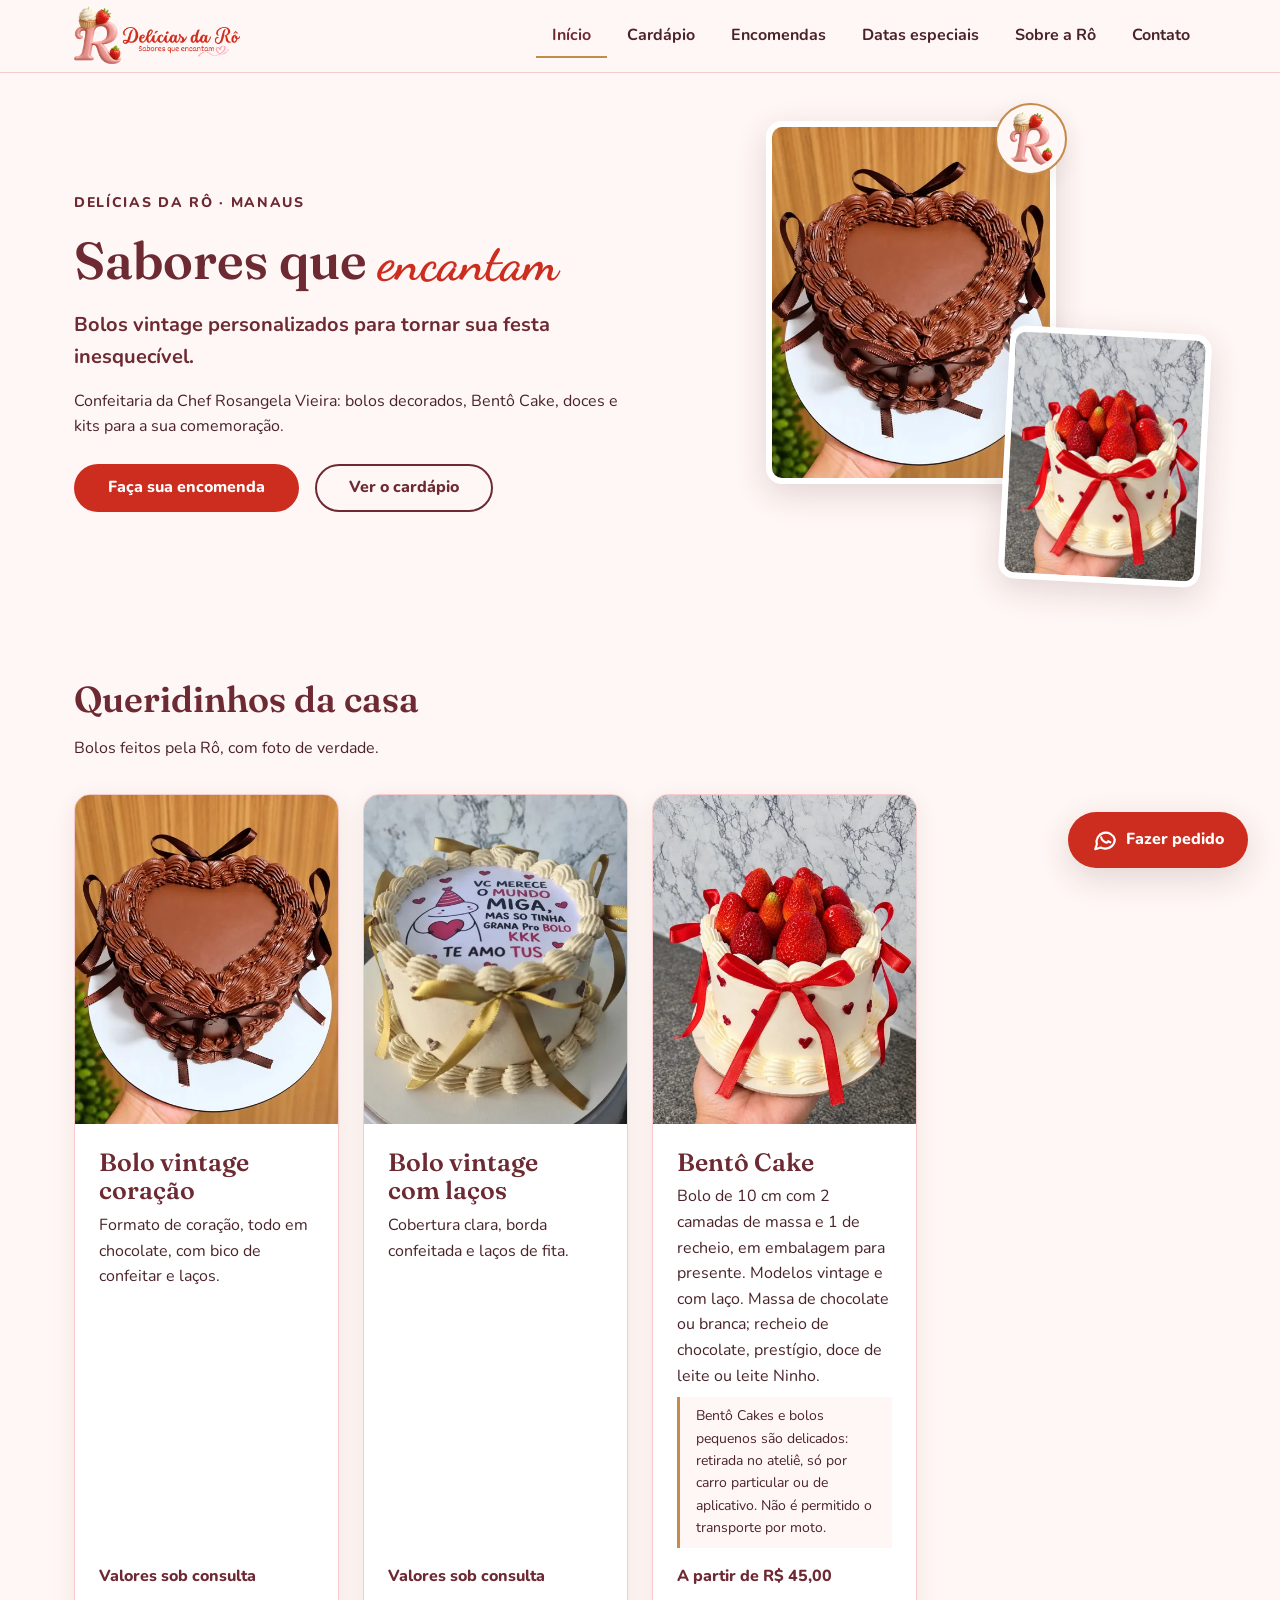
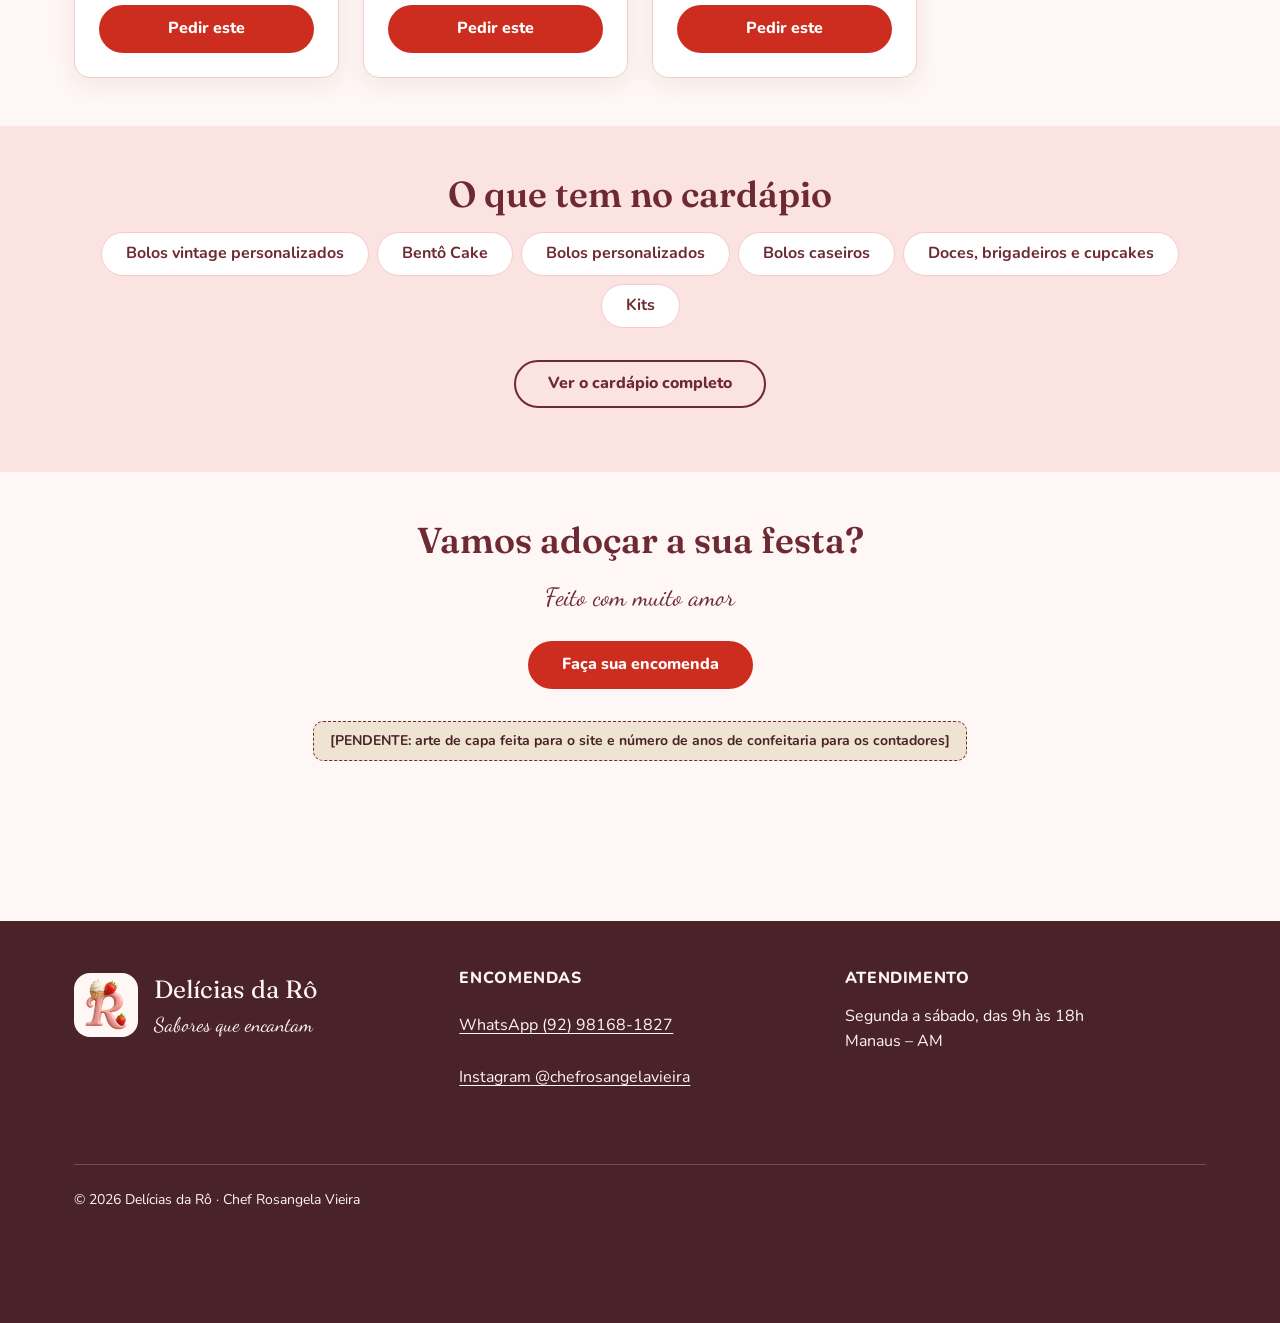
<file: index.html>
<!doctype html>
<html lang="pt-BR">
<head>
  <meta charset="utf-8">
  <meta name="viewport" content="width=device-width, initial-scale=1, viewport-fit=cover">
  <title>Delícias da Rô | Bolos e doces em Manaus</title>
  <meta name="description" content="Delícias da Rô, confeitaria da Chef Rosangela Vieira em Manaus. Bolos decorados, Bentô Cake, doces e kits para festa. Encomendas pelo WhatsApp.">
  <link rel="canonical" href="https://nilknarfsam.github.io/site-delicias-da-ro/">
  <meta property="og:type" content="website">
  <meta property="og:site_name" content="Delícias da Rô">
  <meta property="og:locale" content="pt_BR">
  <meta property="og:title" content="Delícias da Rô | Sabores que encantam">
  <meta property="og:description" content="Delícias da Rô, confeitaria da Chef Rosangela Vieira em Manaus. Bolos decorados, Bentô Cake, doces e kits para festa. Encomendas pelo WhatsApp.">
  <meta property="og:url" content="https://nilknarfsam.github.io/site-delicias-da-ro/">
  <meta property="og:image" content="https://nilknarfsam.github.io/site-delicias-da-ro/imagens/og/og-delicias-da-ro.jpg">
  <meta property="og:image:width" content="1200">
  <meta property="og:image:height" content="630">
  <meta property="og:image:type" content="image/jpeg">
  <meta property="og:image:alt" content="Logo da Delícias da Rô ao lado de fotos de um bolo vintage de chocolate e de um Bentô Cake com morangos">
  <meta name="twitter:card" content="summary_large_image">
  <meta name="twitter:title" content="Delícias da Rô | Sabores que encantam">
  <meta name="twitter:description" content="Delícias da Rô, confeitaria da Chef Rosangela Vieira em Manaus. Bolos decorados, Bentô Cake, doces e kits para festa. Encomendas pelo WhatsApp.">
  <meta name="twitter:image" content="https://nilknarfsam.github.io/site-delicias-da-ro/imagens/og/og-delicias-da-ro.jpg">
  <meta name="theme-color" content="#FFF7F5">
  <link rel="icon" type="image/png" sizes="32x32" href="imagens/logo/logo-r-32.png">
  <link rel="apple-touch-icon" href="imagens/logo/logo-r-180.png">
  <link rel="icon" type="image/png" sizes="192x192" href="imagens/logo/logo-r-192.png">

  <link rel="preconnect" href="https://fonts.googleapis.com">
  <link rel="preconnect" href="https://fonts.gstatic.com" crossorigin>
  <link rel="stylesheet" href="https://fonts.googleapis.com/css2?family=Dancing+Script:wght@700&family=Fraunces:opsz,wght@9..144,600;9..144,700&family=Nunito:wght@400;600;700;800&display=swap">

  <link rel="stylesheet" href="css/variaveis.css">
  <link rel="stylesheet" href="css/base.css">
  <link rel="stylesheet" href="css/layout.css">
  <link rel="stylesheet" href="css/componentes.css">
  <link rel="stylesheet" href="css/utilitarios.css">
  <script type="module" src="js/main.js"></script>
  <script type="application/ld+json">
  {
    "@context": "https://schema.org",
    "@type": "Bakery",
    "name": "Delícias da Rô",
    "slogan": "Sabores que encantam",
    "description": "Delícias da Rô, confeitaria da Chef Rosangela Vieira em Manaus. Bolos decorados, Bentô Cake, doces e kits para festa. Encomendas pelo WhatsApp.",
    "url": "https://nilknarfsam.github.io/site-delicias-da-ro/",
    "image": "https://nilknarfsam.github.io/site-delicias-da-ro/imagens/og/og-delicias-da-ro.jpg",
    "logo": "https://nilknarfsam.github.io/site-delicias-da-ro/imagens/logo/logo-completo.png",
    "telephone": "+55 92 98168-1827",
    "sameAs": [
      "https://instagram.com/chefrosangelavieira"
    ],
    "address": {
      "@type": "PostalAddress",
      "addressLocality": "Manaus",
      "addressRegion": "AM",
      "addressCountry": "BR"
    },
    "areaServed": "Manaus – AM",
    "founder": {
      "@type": "Person",
      "name": "Rosangela Vieira",
      "jobTitle": "Chef confeiteira"
    }
  }
  </script>
</head>
<body>
  <a class="pular" href="#app">Pular para o conteúdo</a>

  <header class="cabecalho">
    <div class="container cabecalho__barra">
      <a class="cabecalho__logo" href="#/inicio">
        <picture>
          <source srcset="imagens/logo/logo-horizontal.webp" type="image/webp">
          <img src="imagens/logo/logo-horizontal.png" width="552" height="200" alt="Delícias da Rô, página inicial">
        </picture>
      </a>

      <nav class="menu" aria-label="Principal">
        <button class="menu__botao" type="button" aria-expanded="false" aria-controls="menu-principal">
          <span class="menu__icone" aria-hidden="true"></span>
          <span class="menu__rotulo">Menu</span>
        </button>
        <ul class="menu__lista" id="menu-principal" data-aberto="false">
          <li><a class="menu__link" href="#/inicio" data-rota="inicio">Início</a></li>
          <li><a class="menu__link" href="#/cardapio" data-rota="cardapio">Cardápio</a></li>
          <li><a class="menu__link" href="#/encomendas" data-rota="encomendas">Encomendas</a></li>
          <li><a class="menu__link" href="#/datas-especiais" data-rota="datas-especiais">Datas especiais</a></li>
          <li><a class="menu__link" href="#/sobre" data-rota="sobre">Sobre a Rô</a></li>
          <li><a class="menu__link" href="#/contato" data-rota="contato">Contato</a></li>
        </ul>
      </nav>
    </div>
  </header>

  <main id="app" tabindex="-1">
    <noscript>
      <div class="container">
        <p>Para ver o site, ative o JavaScript. Encomendas pelo WhatsApp (92) 98168-1827 ou pelo Instagram @chefrosangelavieira.</p>
        <ul>
          <li><a href="https://wa.me/5592981681827">Encomendar pelo WhatsApp (92) 98168-1827</a></li>
          <li><a href="https://instagram.com/chefrosangelavieira">Instagram @chefrosangelavieira</a></li>
        </ul>
      </div>
    </noscript>
  </main>

  <footer class="rodape">
    <div class="container grid">
      <div class="col-md-6 col-lg-4">
        <div class="rodape__marca">
          <img src="imagens/logo/logo-r-192.png" width="192" height="192" alt="">
          <div>
            <p class="rodape__nome">Delícias da Rô</p>
            <p class="rodape__slogan">Sabores que encantam</p>
          </div>
        </div>
      </div>
      <div class="col-md-6 col-lg-4">
        <h2 class="rodape__titulo">Encomendas</h2>
        <ul class="rodape__lista">
          <li><a data-whatsapp href="https://wa.me/5592981681827">WhatsApp (92) 98168-1827</a></li>
          <li><a href="https://instagram.com/chefrosangelavieira" target="_blank" rel="noopener">Instagram @chefrosangelavieira</a></li>
        </ul>
      </div>
      <div class="col-md-6 col-lg-4">
        <h2 class="rodape__titulo">Atendimento</h2>
        <p>Segunda a sábado, das 9h às 18h<br>Manaus – AM</p>
      </div>
      <p class="rodape__copia">© <span id="ano">2026</span> Delícias da Rô · Chef Rosangela Vieira</p>
    </div>
  </footer>

  <a class="whats-flutuante" data-whatsapp href="https://wa.me/5592981681827" aria-label="Fazer pedido no WhatsApp">
    <svg viewBox="0 0 24 24" aria-hidden="true" fill="none" stroke="currentColor" stroke-width="2" stroke-linecap="round" stroke-linejoin="round">
      <path d="M21 11.5a8.4 8.4 0 0 1-9 8.4 8.6 8.6 0 0 1-3.9-.9L3 20.5l1.5-4.6A8.4 8.4 0 1 1 21 11.5z"/>
      <path d="M8.5 9.5c.3 2.3 2.7 4.7 5 5l1.4-1.4 2 1"/>
    </svg>
    <span class="whats-flutuante__texto">Fazer pedido</span>
  </a>
</body>
</html>
</file>
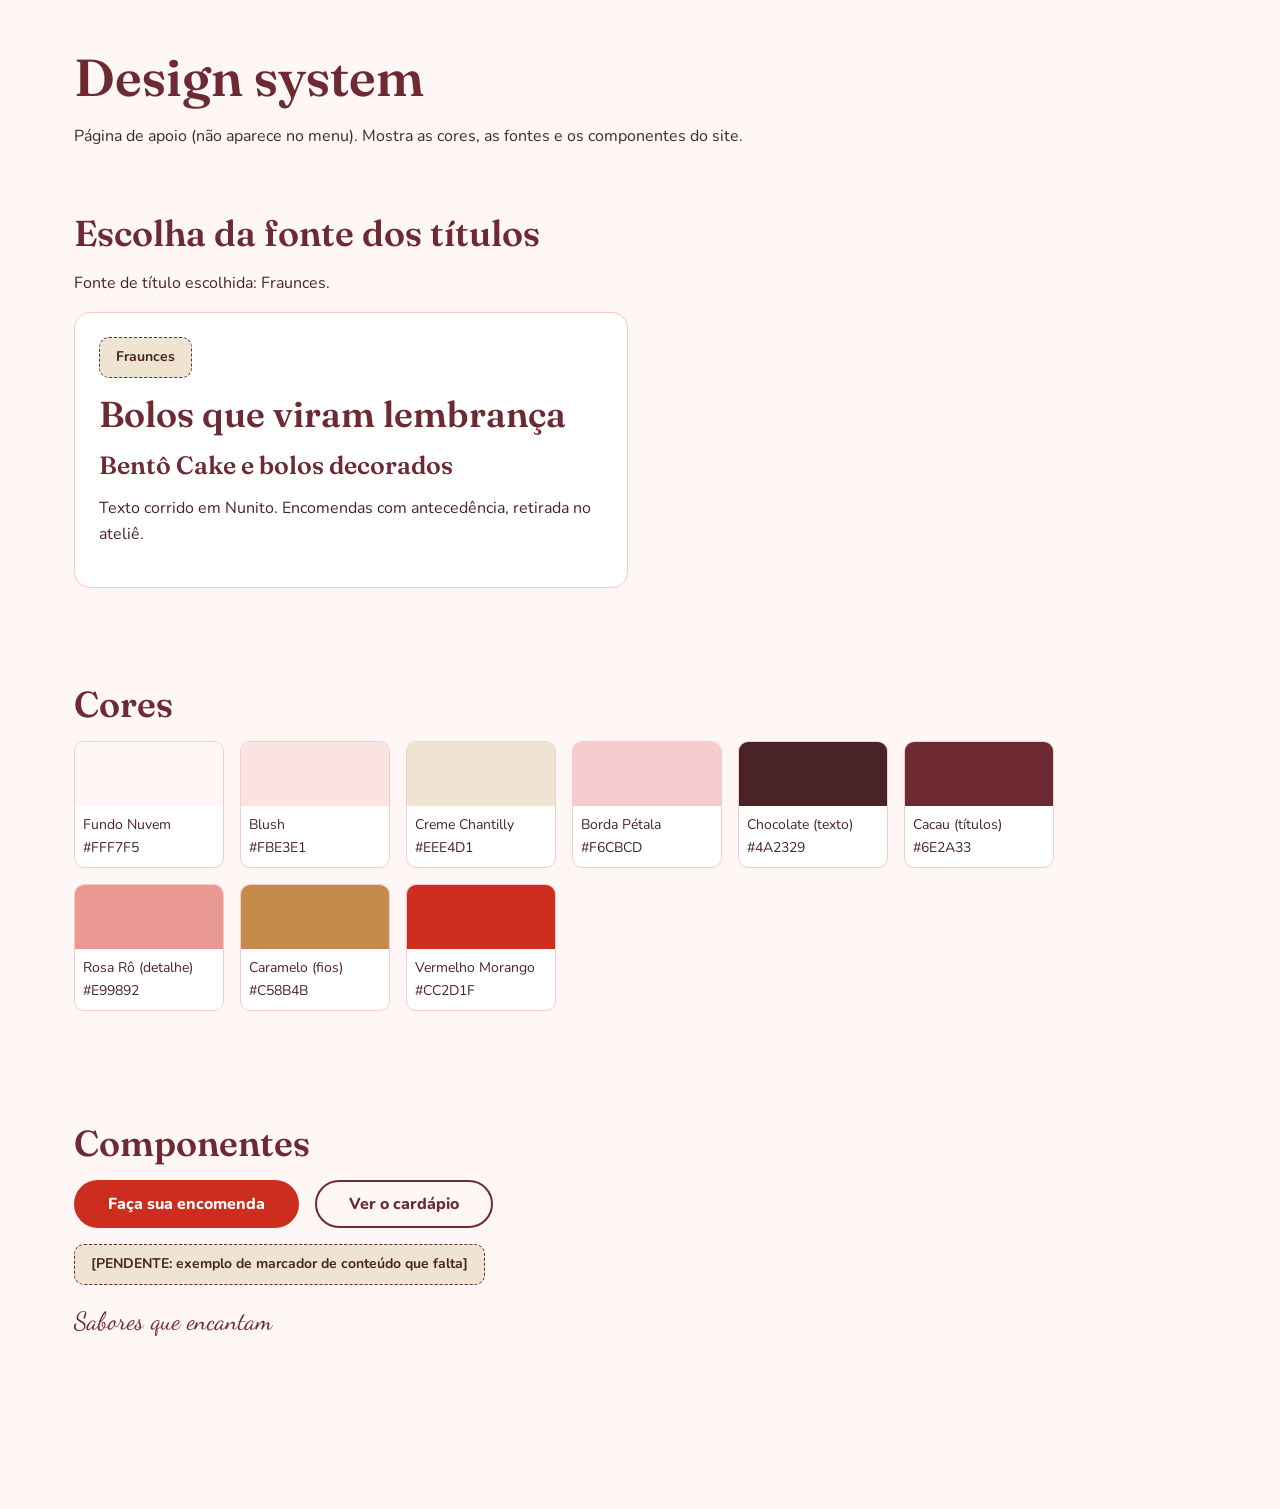
<file: design-system.html>
<!doctype html>
<html lang="pt-BR">
<head>
  <meta charset="utf-8">
  <meta name="viewport" content="width=device-width, initial-scale=1">
  <title>Delícias da Rô | Design system</title>
  <meta name="robots" content="noindex">
  <link rel="icon" type="image/png" sizes="32x32" href="imagens/logo/logo-r-32.png">
  <link rel="preconnect" href="https://fonts.googleapis.com">
  <link rel="preconnect" href="https://fonts.gstatic.com" crossorigin>
  <link rel="stylesheet" href="https://fonts.googleapis.com/css2?family=Dancing+Script:wght@700&family=Fraunces:opsz,wght@9..144,600;9..144,700&family=Nunito:wght@400;600;700;800&display=swap">
  <link rel="stylesheet" href="css/variaveis.css">
  <link rel="stylesheet" href="css/base.css">
  <link rel="stylesheet" href="css/layout.css">
  <link rel="stylesheet" href="css/componentes.css">
  <link rel="stylesheet" href="css/utilitarios.css">
  <style>
    .ds-amostras { display: flex; flex-wrap: wrap; gap: var(--espaco-3); list-style: none; padding: 0; }
    .ds-amostra { width: 150px; border: 1px solid var(--cor-borda); border-radius: var(--raio-pequeno); overflow: hidden; background: var(--cor-branco); font-size: var(--texto-pequeno); }
    .ds-amostra__cor { height: 64px; }
    .ds-amostra p { margin: var(--espaco-2); }
    .ds-fonte { padding: var(--espaco-4); border: 1px solid var(--cor-borda); border-radius: var(--raio); background: var(--cor-branco); }
  </style>
</head>
<body>
  <main class="container" id="app">
    <h1>Design system</h1>
    <p>Página de apoio (não aparece no menu). Mostra as cores, as fontes e os componentes do site.</p>

    <section class="secao">
      <h2>Escolha da fonte dos títulos</h2>
      <p>Fonte de título escolhida: Fraunces.</p>
      <div class="grid">
        <div class="col-md-6 ds-fonte">
          <p class="pendente">Fraunces</p>
          <h2>Bolos que viram lembrança</h2>
          <h3>Bentô Cake e bolos decorados</h3>
          <p>Texto corrido em Nunito. Encomendas com antecedência, retirada no ateliê.</p>
        </div>
      </div>
    </section>

    <section class="secao">
      <h2>Cores</h2>
      <ul class="ds-amostras">
        <li class="ds-amostra"><div class="ds-amostra__cor" style="background:var(--cor-fundo)"></div><p>Fundo Nuvem<br>#FFF7F5</p></li>
        <li class="ds-amostra"><div class="ds-amostra__cor" style="background:var(--cor-fundo-2)"></div><p>Blush<br>#FBE3E1</p></li>
        <li class="ds-amostra"><div class="ds-amostra__cor" style="background:var(--cor-creme)"></div><p>Creme Chantilly<br>#EEE4D1</p></li>
        <li class="ds-amostra"><div class="ds-amostra__cor" style="background:var(--cor-borda)"></div><p>Borda Pétala<br>#F6CBCD</p></li>
        <li class="ds-amostra"><div class="ds-amostra__cor" style="background:var(--cor-texto)"></div><p>Chocolate (texto)<br>#4A2329</p></li>
        <li class="ds-amostra"><div class="ds-amostra__cor" style="background:var(--cor-texto-2)"></div><p>Cacau (títulos)<br>#6E2A33</p></li>
        <li class="ds-amostra"><div class="ds-amostra__cor" style="background:var(--cor-rosa)"></div><p>Rosa Rô (detalhe)<br>#E99892</p></li>
        <li class="ds-amostra"><div class="ds-amostra__cor" style="background:var(--cor-caramelo)"></div><p>Caramelo (fios)<br>#C58B4B</p></li>
        <li class="ds-amostra"><div class="ds-amostra__cor" style="background:var(--cor-acao)"></div><p>Vermelho Morango<br>#CC2D1F</p></li>
      </ul>
    </section>

    <section class="secao">
      <h2>Componentes</h2>
      <p class="abertura__acoes" style="justify-content:flex-start">
        <a class="botao botao--principal" href="#">Faça sua encomenda</a>
        <a class="botao botao--contorno" href="#">Ver o cardápio</a>
      </p>
      <p><span class="pendente">[PENDENTE: exemplo de marcador de conteúdo que falta]</span></p>
      <p class="abertura__frase">Sabores que encantam</p>
    </section>
  </main>
</body>
</html>
</file>
<file: css/variaveis.css>
/* =========================================================
   Design System – Delícias da Rô
   Único lugar com valores soltos (cores, tipografia, espaços).
   Breakpoints (media query não aceita var()):
     576px · 768px · 992px · 1200px
   ========================================================= */

:root {
  /* Cores da marca (manual v2, medidas no logo) */
  --cor-fundo: #FFF7F5;        /* Fundo Nuvem */
  --cor-fundo-2: #FBE3E1;      /* Blush */
  --cor-creme: #EEE4D1;        /* Creme Chantilly */
  --cor-borda: #F6CBCD;        /* Borda Pétala */
  --cor-texto: #4A2329;        /* chocolate escuro: texto corrido */
  --cor-texto-2: #6E2A33;      /* Cacau: títulos e subtítulos */
  --cor-rosa: #E99892;         /* Rosa Rô: só detalhes e ícones grandes */
  --cor-caramelo: #C58B4B;     /* só fios, linhas e selos (não usar em texto) */
  --cor-acao: #CC2D1F;         /* Vermelho Morango: botão principal */
  --cor-acao-escura: #A82418;  /* hover/ativo do botão principal */
  --cor-branco: #FFFFFF;
  --cor-rodape: #4A2329;
  --cor-rodape-texto: #FFF7F5;

  /* Tipografia */
  --fonte-titulo: 'Fraunces', Georgia, 'Times New Roman', serif;
  --fonte-texto: 'Nunito', system-ui, -apple-system, 'Segoe UI', sans-serif;
  --fonte-afetiva: 'Dancing Script', cursive;

  /* Escala modular 1,25 a partir de 16px */
  --texto-pequeno: 0.875rem;   /* 14px, mínimo */
  --texto-base: 1rem;          /* 16px */
  --texto-m: 1.25rem;          /* 20px */
  --texto-g: 1.5625rem;        /* 25px */
  --texto-h2: clamp(1.6rem, 1.2rem + 1.6vw, 2.25rem);
  --texto-h1: clamp(2rem, 1.4rem + 2.6vw, 3.25rem);
  --altura-linha: 1.6;
  --altura-linha-titulo: 1.15;

  /* Espaços (escala de 8px) */
  --espaco-1: 0.25rem;
  --espaco-2: 0.5rem;
  --espaco-3: 1rem;
  --espaco-4: 1.5rem;
  --espaco-5: 2rem;
  --espaco-6: 3rem;
  --espaco-7: 4rem;
  --espaco-8: 6rem;

  /* Forma */
  --raio: 16px;
  --raio-pequeno: 10px;
  --raio-pilula: 999px;
  --sombra: 0 6px 24px rgba(74, 35, 41, 0.08);
  --sombra-forte: 0 10px 32px rgba(74, 35, 41, 0.16);
  --transicao: 180ms ease;

  /* Layout */
  --largura-container: 1180px;
  --gutter: 1rem;
  --colunas: 12;
  --altura-cabecalho: 72px;
  --toque-minimo: 44px;
}
</file>
<file: css/base.css>
*, *::before, *::after { box-sizing: border-box; }

[hidden] { display: none !important; }

html {
  -webkit-text-size-adjust: 100%;
  scroll-padding-top: calc(var(--altura-cabecalho) + var(--espaco-3));
}

body {
  margin: 0;
  min-height: 100vh;
  display: flex;
  flex-direction: column;
  background: var(--cor-fundo);
  color: var(--cor-texto);
  font-family: var(--fonte-texto);
  font-size: var(--texto-base);
  line-height: var(--altura-linha);
  overflow-x: hidden;
}

h1, h2, h3 {
  font-family: var(--fonte-titulo);
  color: var(--cor-texto-2);
  line-height: var(--altura-linha-titulo);
  font-weight: 600;
  margin: 0 0 var(--espaco-3);
  text-wrap: balance;
}
h1 { font-size: var(--texto-h1); }
h2 { font-size: var(--texto-h2); }
h3 { font-size: var(--texto-g); }

p { margin: 0 0 var(--espaco-3); }

a { color: var(--cor-texto-2); text-underline-offset: 3px; }
a:hover { color: var(--cor-acao-escura); }

img { max-width: 100%; height: auto; display: block; }

:focus-visible {
  outline: 3px solid var(--cor-texto-2);
  outline-offset: 3px;
  border-radius: 4px;
}
.rodape :focus-visible { outline-color: var(--cor-rodape-texto); }

[tabindex="-1"]:focus { outline: none; }

@media (prefers-reduced-motion: reduce) {
  *, *::before, *::after {
    animation-duration: 0.01ms !important;
    transition-duration: 0.01ms !important;
    scroll-behavior: auto !important;
  }
}
</file>
<file: css/layout.css>
/* Container e grid de 12 colunas (macro). Componentes usam Flexbox. */

.container {
  width: 100%;
  max-width: var(--largura-container);
  margin-inline: auto;
  padding-inline: var(--gutter);
}

.grid {
  display: grid;
  grid-template-columns: repeat(var(--colunas), minmax(0, 1fr));
  gap: var(--espaco-4);
}
.grid > * { grid-column: span 12; }

@media (min-width: 768px) {
  .col-md-6 { grid-column: span 6; }
  .col-md-4 { grid-column: span 4; }
}
@media (min-width: 992px) {
  .col-lg-4 { grid-column: span 4; }
  .col-lg-3 { grid-column: span 3; }
}

main#app {
  flex: 1;
  padding-block: var(--espaco-6) var(--espaco-8);
}

.secao { padding-block: var(--espaco-6); }
.secao--alternada { background: var(--cor-fundo-2); }

@media (min-width: 768px) {
  :root { --gutter: 1.5rem; }
}
</file>
<file: css/componentes.css>
/* ---------- Pular para o conteúdo ---------- */
.pular {
  position: absolute;
  left: var(--espaco-3);
  top: -100px;
  z-index: 100;
  padding: var(--espaco-2) var(--espaco-3);
  background: var(--cor-texto-2);
  color: var(--cor-branco);
  border-radius: var(--raio-pequeno);
  font-weight: 700;
}
.pular:focus { top: var(--espaco-2); color: var(--cor-branco); }

/* ---------- Cabeçalho ---------- */
.cabecalho {
  position: sticky;
  top: 0;
  z-index: 50;
  background: rgba(255, 247, 245, 0.94);
  backdrop-filter: blur(8px);
  border-bottom: 1px solid var(--cor-borda);
}
.cabecalho__barra {
  display: flex;
  align-items: center;
  justify-content: space-between;
  gap: var(--espaco-3);
  min-height: var(--altura-cabecalho);
}
.cabecalho__logo { display: inline-flex; align-items: center; min-height: var(--toque-minimo); }
.cabecalho__logo img { height: 52px; width: auto; }

@media (min-width: 992px) {
  .cabecalho__logo img { height: 60px; }
}

/* ---------- Menu ---------- */
.menu__botao {
  display: inline-flex;
  align-items: center;
  gap: var(--espaco-2);
  min-height: var(--toque-minimo);
  padding: 0 var(--espaco-3);
  border: 1px solid var(--cor-borda);
  border-radius: var(--raio-pilula);
  background: var(--cor-branco);
  color: var(--cor-texto-2);
  font: inherit;
  font-weight: 700;
  cursor: pointer;
  touch-action: manipulation;
}
.menu__icone,
.menu__icone::before,
.menu__icone::after {
  display: block;
  width: 18px;
  height: 2px;
  background: currentColor;
  border-radius: 2px;
  transition: transform var(--transicao);
}
.menu__icone { position: relative; }
.menu__icone::before,
.menu__icone::after { content: ''; position: absolute; left: 0; }
.menu__icone::before { top: -6px; }
.menu__icone::after { top: 6px; }
.menu__botao[aria-expanded="true"] .menu__icone { background: transparent; }
.menu__botao[aria-expanded="true"] .menu__icone::before { transform: translateY(6px) rotate(45deg); }
.menu__botao[aria-expanded="true"] .menu__icone::after { transform: translateY(-6px) rotate(-45deg); }

.menu__lista {
  list-style: none;
  margin: 0;
  padding: var(--espaco-2) var(--gutter) var(--espaco-4);
  position: absolute;
  left: 0;
  right: 0;
  top: 100%;
  background: var(--cor-fundo);
  border-bottom: 1px solid var(--cor-borda);
  box-shadow: var(--sombra);
  max-height: calc(100dvh - var(--altura-cabecalho));
  overflow-y: auto;
  overscroll-behavior: contain;
}
.menu__lista[data-aberto="false"] { display: none; }

.menu__link {
  display: flex;
  align-items: center;
  min-height: 48px;
  padding: 0 var(--espaco-3);
  border-radius: var(--raio-pequeno);
  color: var(--cor-texto);
  font-weight: 700;
  text-decoration: none;
  touch-action: manipulation;
}
.menu__link:hover { background: var(--cor-fundo-2); color: var(--cor-texto-2); }
.menu__link[aria-current="page"] { color: var(--cor-texto-2); background: var(--cor-fundo-2); }

@media (min-width: 992px) {
  .menu__botao { display: none; }
  .menu__lista,
  .menu__lista[data-aberto="false"] {
    display: flex;
    gap: var(--espaco-1);
    position: static;
    padding: 0;
    background: none;
    border: 0;
    box-shadow: none;
    max-height: none;
    overflow: visible;
  }
  .menu__link { min-height: var(--toque-minimo); padding: 0 var(--espaco-3); }
  .menu__link[aria-current="page"] {
    background: none;
    box-shadow: inset 0 -2px 0 var(--cor-caramelo);
    border-radius: 0;
  }
}

/* ---------- Botões ---------- */
.botao {
  display: inline-flex;
  align-items: center;
  justify-content: center;
  gap: var(--espaco-2);
  min-height: 48px;
  padding: 0 var(--espaco-5);
  border: 2px solid transparent;
  border-radius: var(--raio-pilula);
  font: inherit;
  font-weight: 800;
  text-decoration: none;
  cursor: pointer;
  transition: background var(--transicao), color var(--transicao), transform var(--transicao);
  touch-action: manipulation;
}
.botao:active { transform: translateY(1px); }
.botao--principal { background: var(--cor-acao); color: var(--cor-branco); }
.botao--principal:hover { background: var(--cor-acao-escura); color: var(--cor-branco); }
.botao--contorno { border-color: var(--cor-texto-2); color: var(--cor-texto-2); background: transparent; }
.botao--contorno:hover { background: var(--cor-texto-2); color: var(--cor-branco); }
.botao svg { width: 20px; height: 20px; flex: none; }

/* ---------- Botão flutuante do WhatsApp ---------- */
.whats-flutuante {
  position: fixed;
  right: max(var(--espaco-3), env(safe-area-inset-right));
  bottom: max(var(--espaco-3), env(safe-area-inset-bottom));
  z-index: 40;
  display: inline-flex;
  align-items: center;
  justify-content: center;
  gap: var(--espaco-2);
  width: 56px;
  height: 56px;
  border-radius: var(--raio-pilula);
  background: var(--cor-acao);
  color: var(--cor-branco);
  box-shadow: var(--sombra-forte);
  text-decoration: none;
  font-weight: 800;
  touch-action: manipulation;
}
.whats-flutuante:hover { background: var(--cor-acao-escura); color: var(--cor-branco); }
.whats-flutuante svg { width: 26px; height: 26px; flex: none; }
.whats-flutuante__texto { display: none; }

@media (min-width: 768px) {
  .whats-flutuante { width: auto; padding: 0 var(--espaco-4); right: max(var(--espaco-5), env(safe-area-inset-right)); bottom: max(var(--espaco-5), env(safe-area-inset-bottom)); }
  .whats-flutuante__texto { display: inline; }
}

/* ---------- Abertura (placeholder da etapa 1A) ---------- */
.abertura { text-align: center; }
.abertura__logo { width: min(320px, 70vw); margin: 0 auto var(--espaco-4); }
.abertura__frase {
  font-family: var(--fonte-afetiva);
  font-size: var(--texto-g);
  color: var(--cor-texto-2);
  margin-bottom: var(--espaco-4);
}
.abertura__acoes { display: flex; flex-wrap: wrap; gap: var(--espaco-3); justify-content: center; }

.pagina__cabecalho { max-width: 46rem; margin-bottom: var(--espaco-5); }
.pagina__chamada { font-size: var(--texto-m); }

.fio { width: 72px; height: 3px; border: 0; background: var(--cor-caramelo); margin: var(--espaco-3) 0 var(--espaco-4); border-radius: 2px; }
.abertura .fio { margin-inline: auto; }

/* ---------- Marcador de conteúdo pendente ---------- */
.pendente {
  display: inline-block;
  padding: var(--espaco-2) var(--espaco-3);
  border: 1px dashed var(--cor-texto-2);
  border-radius: var(--raio-pequeno);
  background: var(--cor-creme);
  color: var(--cor-texto);
  font-size: var(--texto-pequeno);
  font-weight: 700;
}

/* ---------- Tela de erro ---------- */
.erro-tela { text-align: center; }

/* ---------- Rodapé ---------- */
.rodape {
  background: var(--cor-rodape);
  color: var(--cor-rodape-texto);
  padding-block: var(--espaco-6) var(--espaco-8);
}
.rodape a { color: var(--cor-rodape-texto); }
.rodape a:hover { color: var(--cor-fundo-2); }
.rodape__marca { display: flex; align-items: center; gap: var(--espaco-3); }
.rodape__marca img {
  width: 64px;
  height: 64px;
  background: var(--cor-fundo);
  border-radius: var(--raio);
  padding: 6px;
}
.rodape__nome { font-family: var(--fonte-titulo); font-size: var(--texto-g); color: var(--cor-rodape-texto); margin: 0; }
.rodape__slogan { font-family: var(--fonte-afetiva); font-size: var(--texto-m); margin: 0; }
.rodape__titulo { font-family: var(--fonte-texto); font-size: var(--texto-base); font-weight: 800; color: var(--cor-rodape-texto); letter-spacing: 0.04em; text-transform: uppercase; }
.rodape__lista { list-style: none; margin: 0; padding: 0; }
.rodape__lista li { margin-bottom: var(--espaco-2); }
.rodape__lista a { display: inline-flex; align-items: center; min-height: var(--toque-minimo); }
.rodape__copia { margin-top: var(--espaco-5); padding-top: var(--espaco-4); border-top: 1px solid rgba(255, 247, 245, 0.2); font-size: var(--texto-pequeno); }

/* ---------- Botão largura total ---------- */
.botao--bloco { width: 100%; }

/* ---------- Capa da página inicial ---------- */
.capa { padding-bottom: var(--espaco-6); }
.capa__grade {
  display: flex;
  flex-direction: column;
  gap: var(--espaco-6);
  align-items: center;
}
.capa__texto { max-width: 34rem; text-align: center; }
.capa__sobretitulo {
  font-weight: 800;
  font-size: var(--texto-pequeno);
  letter-spacing: 0.12em;
  text-transform: uppercase;
  color: var(--cor-texto-2);
}
.capa__titulo { font-size: var(--texto-h1); margin-bottom: var(--espaco-3); }
.capa__destaque { font-family: var(--fonte-afetiva); font-weight: 700; color: var(--cor-acao); }
.capa__chamada { font-size: var(--texto-m); color: var(--cor-texto-2); font-weight: 700; }
.capa__acoes { display: flex; flex-wrap: wrap; gap: var(--espaco-3); justify-content: center; margin-top: var(--espaco-4); }

.capa__fotos {
  position: relative;
  width: min(100%, 420px);
  aspect-ratio: 1 / 1.05;
}
.capa__foto img {
  width: 100%;
  height: 100%;
  object-fit: cover;
  border-radius: var(--raio);
  box-shadow: var(--sombra-forte);
}
.capa__foto--1 { position: absolute; left: 0; top: 0; width: 66%; aspect-ratio: 4 / 5; }
.capa__foto--1 img { border: 6px solid var(--cor-branco); }
.capa__foto--2 { position: absolute; right: 0; bottom: 0; width: 46%; aspect-ratio: 4 / 5; }
.capa__foto--2 img { border: 6px solid var(--cor-branco); transform: rotate(3deg); }
.capa__selo {
  position: absolute;
  left: 52%;
  top: -4%;
  width: 72px;
  height: 72px;
  padding: 6px;
  background: var(--cor-fundo);
  border: 2px solid var(--cor-caramelo);
  border-radius: 50%;
  box-shadow: var(--sombra);
}

@media (min-width: 992px) {
  .capa__grade { flex-direction: row; justify-content: space-between; }
  .capa__texto { text-align: left; }
  .capa__acoes { justify-content: flex-start; }
  .capa__fotos { width: 440px; flex: none; }
}

/* ---------- Seções ---------- */
.secao__cabecalho { max-width: 40rem; margin-bottom: var(--espaco-5); }
.chamada-final { text-align: center; }

/* ---------- Chips (atalhos de categoria) ---------- */
.chips { list-style: none; margin: 0 0 var(--espaco-5); padding: 0; display: flex; flex-wrap: wrap; gap: var(--espaco-2); }
.chips--centro { justify-content: center; }
.chip {
  display: inline-flex;
  align-items: center;
  min-height: var(--toque-minimo);
  padding: 0 var(--espaco-4);
  border: 1px solid var(--cor-borda);
  border-radius: var(--raio-pilula);
  background: var(--cor-branco);
  color: var(--cor-texto-2);
  font-weight: 700;
  text-decoration: none;
  touch-action: manipulation;
}
.chip:hover { border-color: var(--cor-texto-2); background: var(--cor-fundo-2); color: var(--cor-texto-2); }

/* ---------- Grade de cartões ---------- */
.grade-cartoes {
  display: grid;
  grid-template-columns: repeat(auto-fill, minmax(min(100%, 240px), 1fr));
  gap: var(--espaco-4);
}

/* ---------- Cartão de produto ---------- */
.cartao {
  display: flex;
  flex-direction: column;
  background: var(--cor-branco);
  border: 1px solid var(--cor-borda);
  border-radius: var(--raio);
  overflow: hidden;
  box-shadow: var(--sombra);
}
.cartao__foto { display: block; aspect-ratio: 4 / 5; background: var(--cor-creme); }
.cartao__foto img { width: 100%; height: 100%; object-fit: cover; }
.cartao__foto--vazia {
  display: flex;
  flex-direction: column;
  align-items: center;
  justify-content: center;
  gap: var(--espaco-3);
  padding: var(--espaco-4);
}
.cartao__foto--vazia img { width: 96px; height: 96px; opacity: 0.55; }
.cartao__corpo { display: flex; flex-direction: column; gap: var(--espaco-2); padding: var(--espaco-4); flex: 1; }
.cartao__titulo { font-size: var(--texto-g); margin: 0; }
.cartao__texto { margin: 0; }
.cartao__aviso {
  margin: 0;
  padding: var(--espaco-2) var(--espaco-3);
  border-left: 3px solid var(--cor-caramelo);
  background: var(--cor-fundo);
  font-size: var(--texto-pequeno);
}
.cartao__preco { margin: auto 0 var(--espaco-2); font-weight: 800; color: var(--cor-texto-2); padding-top: var(--espaco-2); }

/* ---------- Categoria do cardápio ---------- */
.categoria { padding-block: var(--espaco-5); border-top: 1px solid var(--cor-borda); scroll-margin-top: calc(var(--altura-cabecalho) + var(--espaco-3)); }
.categoria:first-child { border-top: 0; padding-top: 0; }
.categoria__cabecalho { margin-bottom: var(--espaco-4); }
.categoria__descricao { margin: 0; font-size: var(--texto-m); }

/* ---------- Tabela de tamanhos ---------- */
.tabela-tamanhos {
  width: 100%;
  margin-top: var(--espaco-4);
  border: 1px solid var(--cor-borda);
  border-radius: var(--raio-pequeno);
  overflow: hidden;
  background: var(--cor-branco);
}
.tabela-tamanhos table { width: 100%; border-collapse: collapse; table-layout: fixed; }
.tabela-tamanhos caption {
  padding: var(--espaco-3);
  background: var(--cor-fundo-2);
  color: var(--cor-texto-2);
  font-size: var(--texto-m);
  font-weight: 800;
  text-align: left;
}
.tabela-tamanhos th,
.tabela-tamanhos td {
  padding: var(--espaco-2);
  border-top: 1px solid var(--cor-borda);
  overflow-wrap: anywhere;
  text-align: left;
}
.tabela-tamanhos th { color: var(--cor-texto-2); font-weight: 800; }
.tabela-tamanhos th:last-child,
.tabela-tamanhos td:last-child { text-align: right; white-space: nowrap; }

@media (min-width: 576px) {
  .tabela-tamanhos th,
  .tabela-tamanhos td { padding: var(--espaco-3); }
}

/* ---------- Páginas de informação (etapa 1C) ---------- */
.informacoes { margin-bottom: var(--espaco-6); }

.passos {
  display: flex;
  flex-direction: column;
  gap: var(--espaco-3);
  margin: 0;
  padding-left: var(--espaco-5);
}
.passos li { padding: var(--espaco-3); background: var(--cor-fundo-2); border-radius: var(--raio-pequeno); }
.passos li::marker { color: var(--cor-texto-2); font-weight: 800; }
.passos a { display: inline-flex; align-items: center; min-height: var(--toque-minimo); }

.regras { list-style: none; margin: 0; padding: 0; }
.regras li {
  display: flex;
  flex-wrap: wrap;
  align-items: center;
  gap: var(--espaco-2) var(--espaco-3);
  padding-block: var(--espaco-3);
  border-bottom: 1px solid var(--cor-borda);
}
.regras li:first-child { padding-top: 0; }

.faq { display: flex; flex-direction: column; gap: var(--espaco-3); }
.faq details { border: 1px solid var(--cor-borda); border-radius: var(--raio-pequeno); background: var(--cor-branco); }
.faq summary {
  min-height: var(--toque-minimo);
  padding: var(--espaco-3);
  color: var(--cor-texto-2);
  font-weight: 800;
  cursor: pointer;
}
.faq details > p { padding: 0 var(--espaco-3); }
.faq .pendente { margin-top: var(--espaco-2); }

.contato-cartoes { display: flex; flex-direction: column; gap: var(--espaco-4); margin-bottom: var(--espaco-6); }
.contato-cartoes__cartao {
  flex: 1;
  min-width: 0;
  padding: var(--espaco-4);
  border: 1px solid var(--cor-borda);
  border-radius: var(--raio);
  background: var(--cor-branco);
  box-shadow: var(--sombra);
}
.contato-cartoes__cartao h2 { font-size: var(--texto-g); }
.contato-cartoes__cartao .botao { max-width: 100%; overflow-wrap: anywhere; }

.campanha-vintage {
  display: flex;
  flex-direction: column;
  gap: var(--espaco-5);
  padding: var(--espaco-4);
  margin-bottom: var(--espaco-6);
  border-radius: var(--raio);
  background: var(--cor-fundo-2);
}
.campanha-vintage__texto { min-width: 0; }
.campanha-vintage__fotos { display: flex; gap: var(--espaco-3); min-width: 0; }
.campanha-vintage__fotos .cartao__foto { flex: 1; min-width: 0; overflow: hidden; border-radius: var(--raio-pequeno); }

@media (min-width: 768px) {
  .passos { flex-direction: row; flex-wrap: wrap; gap: var(--espaco-4) var(--espaco-6); }
  .passos li { flex: 1 1 calc(50% - var(--espaco-6)); }
  .contato-cartoes { flex-direction: row; }
  .campanha-vintage { flex-direction: row; align-items: center; padding: var(--espaco-5); }
  .campanha-vintage__texto { flex: 1; }
  .campanha-vintage__fotos { flex: 1; }
}

/* ---------- Números da página inicial ---------- */
.numeros__lista {
  display: flex;
  flex-wrap: wrap;
  justify-content: center;
  gap: var(--espaco-5);
  list-style: none;
  margin: 0;
  padding: 0;
}
.numeros__item {
  display: flex;
  flex-direction: column;
  align-items: center;
  min-width: 8rem;
}
.numeros__valor {
  font-family: var(--fonte-titulo);
  font-size: var(--texto-h2);
  color: var(--cor-texto-2);
  line-height: var(--altura-linha-titulo);
  font-variant-numeric: tabular-nums;
}
.numeros__rotulo { color: var(--cor-texto); }
</file>
<file: css/utilitarios.css>
.visualmente-oculto {
  position: absolute !important;
  width: 1px;
  height: 1px;
  padding: 0;
  margin: -1px;
  overflow: hidden;
  clip: rect(0, 0, 0, 0);
  white-space: nowrap;
  border: 0;
}

.texto-centro { text-align: center; }
.mt-0 { margin-top: 0; }
.mb-0 { margin-bottom: 0; }
.mt-5 { margin-top: var(--espaco-5); }
</file>
